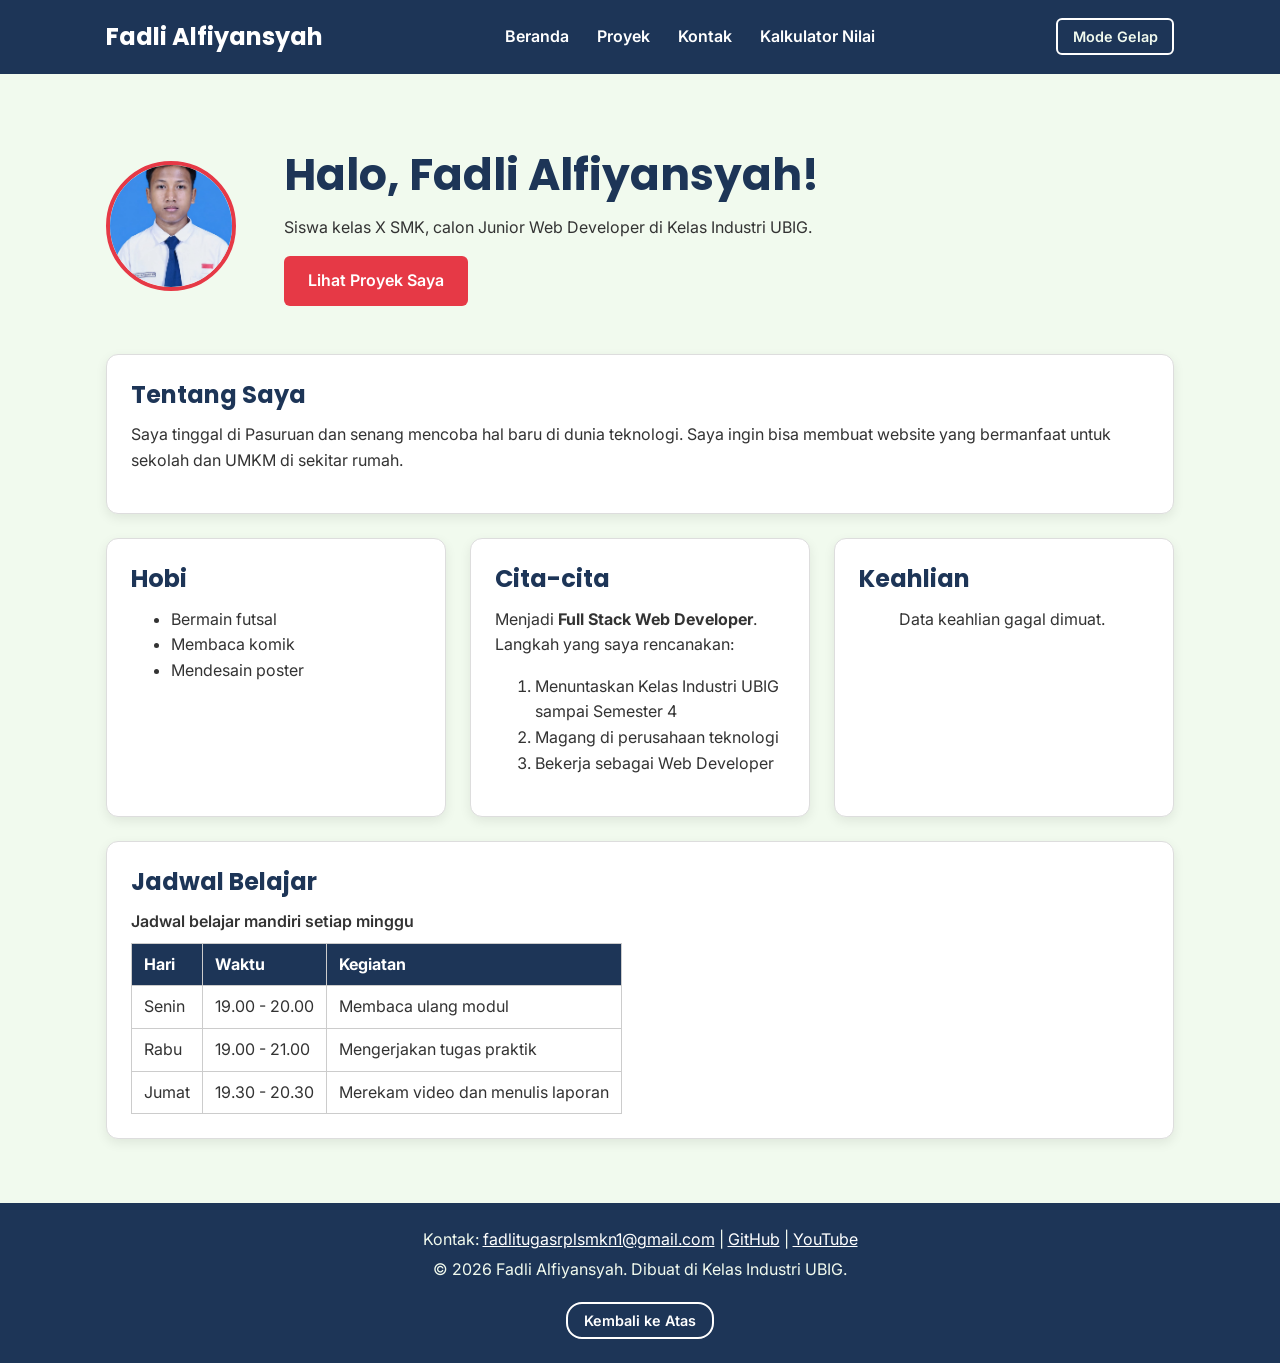
<file: index.html>
<!DOCTYPE html>
<html lang="id">
<head>
  <meta charset="UTF-8">
  <meta name="viewport" content="width=device-width, initial-scale=1.0">
  <title>Fadli Alfiyansyah | Beranda</title>
  <meta name="description" content="Portofolio Fadli Alfiyansyah, siswa SMK jurusan Rekayasa Perangkat Lunak yang sedang belajar HTML, CSS, JavaScript, dan pengembangan web.">
  <link rel="icon" href="img/Fadli.jpeg">
  <link rel="preconnect" href="https://fonts.googleapis.com">
  <link rel="preconnect" href="https://fonts.gstatic.com" crossorigin>
  <link href="https://fonts.googleapis.com/css2?family=Inter:wght@400;600&family=Poppins:wght@600;700&display=swap" rel="stylesheet">
  <link rel="stylesheet" href="css/style.css">
<script src="js/main.js" defer></script>
</head>
<body>
  <header>
    <div class="container navbar">
      <h1>Fadli Alfiyansyah</h1>
      <nav class="menu-laptop">
        <ul>
          <li><a href="index.html">Beranda</a></li>
          <li><a href="proyek.html">Proyek</a></li>
          <li><a href="kontak.html">Kontak</a></li>
          <li><a href="kalkulator.html">Kalkulator Nilai</a></li>
        </ul>
      </nav>
      <!-- Tantangan: menu ponsel yang bisa dibuka-tutup -->
      <details class="menu-ponsel">
        <summary>Menu</summary>
        <nav>
          <ul>
            <li><a href="index.html">Beranda</a></li>
            <li><a href="proyek.html">Proyek</a></li>
            <li><a href="kontak.html">Kontak</a></li>
            <li><a href="kalkulator.html">Kalkulator Nilai</a></li>
          </ul>
        </nav>
      </details>
      <button type="button" id="tombol-tema" class="tombol-tema">
          Mode gelap
        </button>
    </div>
  </header>

  <main>
    <div class="container">
      <section class="hero">
        <img src="img/Fadli.jpeg" alt="Foto profil Fadli Alfiyansyah" width="180" height="180">
        <div>
          <h2>Halo, Fadli Alfiyansyah!</h2>
          <p>Siswa kelas X SMK, calon Junior Web Developer di Kelas Industri UBIG.</p>
          <a href="proyek.html" class="tombol">Lihat Proyek Saya</a>
        </div>
      </section>

      <section class="kartu">
        <h2>Tentang Saya</h2>
        <p>Saya tinggal di Pasuruan dan senang mencoba hal baru di dunia teknologi. Saya ingin bisa membuat website yang bermanfaat untuk sekolah dan UMKM di sekitar rumah.</p>
      </section>

      <div class="daftar-kartu">
        <section class="kartu">
          <h2>Hobi</h2>
          <ul>
            <li>Bermain futsal</li>
            <li>Membaca komik</li>
            <li>Mendesain poster</li>
          </ul>
        </section>

        <section class="kartu">
          <h2>Cita-cita</h2>
          <p>Menjadi <strong>Full Stack Web Developer</strong>. Langkah yang saya rencanakan:</p>
          <ol>
            <li>Menuntaskan Kelas Industri UBIG sampai Semester 4</li>
            <li>Magang di perusahaan teknologi</li>
            <li>Bekerja sebagai Web Developer</li>
          </ol>
        </section>

        <section class="kartu">
          <h2>Keahlian</h2>
          <ul id="daftar-skill"></ul>
          <p id="jumlah-skill" aria-live="polite"></p>
        </section>
      </div>

      <section class="kartu">
        <h2>Jadwal Belajar</h2>
        <table>
          <caption>Jadwal belajar mandiri setiap minggu</caption>
          <thead>
            <tr>
              <th>Hari</th>
              <th>Waktu</th>
              <th>Kegiatan</th>
            </tr>
          </thead>
          <tbody>
            <tr>
              <td>Senin</td>
              <td>19.00 - 20.00</td>
              <td>Membaca ulang modul</td>
            </tr>
            <tr>
              <td>Rabu</td>
              <td>19.00 - 21.00</td>
              <td>Mengerjakan tugas praktik</td>
            </tr>
            <tr>
              <td>Jumat</td>
              <td>19.30 - 20.30</td>
              <td>Merekam video dan menulis laporan</td>
            </tr>
          </tbody>
        </table>
      </section>
    </div>
  </main>

  <footer>
    <p>Kontak: <a href="mailto:fadlitugasrplsmkn1@gmail.com">fadlitugasrplsmkn1@gmail.com</a> |
      <a href="https://github.com/" target="_blank">GitHub</a> |
      <a href="https://www.youtube.com/" target="_blank">YouTube</a></p>
    <p>&copy; 2026 Fadli Alfiyansyah. Dibuat di Kelas Industri UBIG.</p>

    <button id="tombol-atas" class="tombol-atas">Kembali ke Atas</button>
  </footer>
</body>
</html>
</file>
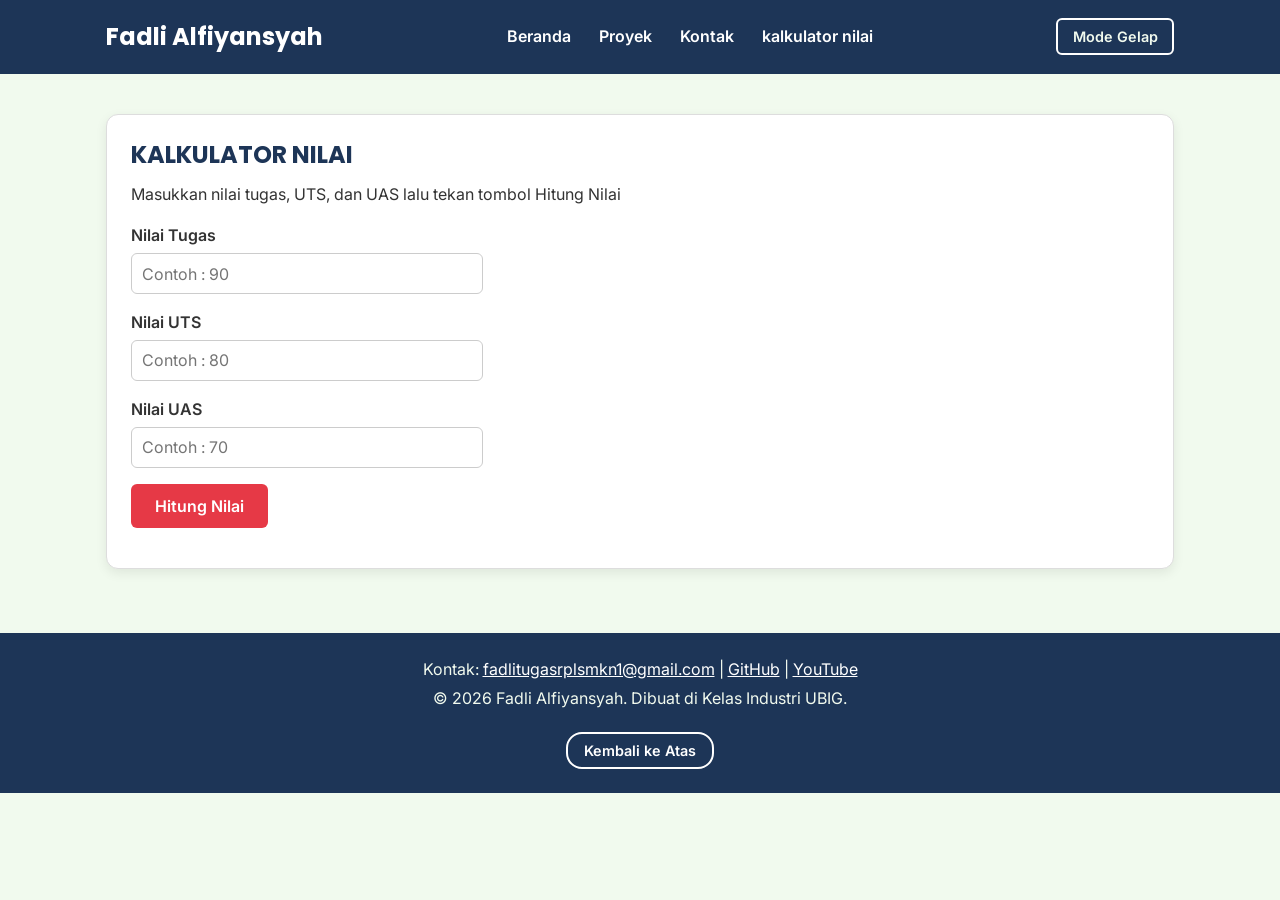
<file: kalkulator.html>
<!DOCTYPE html>
<html lang="id">
<head>
  <meta charset="UTF-8">
  <meta name="viewport" content="width=device-width, initial-scale=1.0">
  <title>Fadli Alfiyansyah | Kalkulator Nilai</title>
  <link rel="icon" href="img/Fadli.jpeg">
  <link rel="preconnect" href="https://fonts.googleapis.com">
  <link rel="preconnect" href="https://fonts.gstatic.com" crossorigin>
  <link href="https://fonts.googleapis.com/css2?family=Inter:wght@400;600&family=Poppins:wght@600;700&display=swap" rel="stylesheet">
  <link rel="stylesheet" href="css/style.css">
  <script src="js/main.js" defer></script>
</head>
<body>
  <header>
    <div class="container navbar">
      <h1>Fadli Alfiyansyah</h1>
      <nav class="menu-laptop">
        <ul>
          <li><a href="index.html">Beranda</a></li>
          <li><a href="proyek.html">Proyek</a></li>
          <li><a href="kontak.html">Kontak</a></li>
          <li><a href="kalkulator.html">kalkulator nilai</a></li>
        </ul>
      </nav>
      
      <details class="menu-ponsel">
        <summary>Menu</summary>
        <nav>
          <ul>
            <li><a href="index.html">Beranda</a></li>
            <li><a href="proyek.html">Proyek</a></li>
            <li><a href="kontak.html">Kontak</a></li>
            <li><a href="kalkulator.html">kalkulator nilai</a></li>
          </ul>
        </nav>
      </details>
      <button type="button" id="tombol-tema" class="tombol-tema">
          Mode gelap
        </button>
    </div>
  </header>

  <main>
    <div class="container">
      <section class="kartu">
        <h2>KALKULATOR NILAI</h2>
        <p>Masukkan nilai tugas, UTS, dan UAS lalu tekan tombol Hitung Nilai</p>

        <form id="form">
          <p>
            <label for="nama">Nilai Tugas</label><br>
            <input type="number" id="tugas" name="tugas" placeholder="Contoh : 90" min="0" max="100" required>
          </p>
          <p>
            <label for="email">Nilai UTS</label><br>
            <input type="number" id="uts" name="uts" placeholder="Contoh : 80" min="0" max="100" required>
          </p>
          <p>
            <label for="hp">Nilai UAS</label><br>
            <input type="number" id="uas" name="uas" placeholder="Contoh : 70" min="0" max="100" required>
          </p>
          
          <button type="submit" id="hitung">Hitung Nilai</button>
           <p id="hasil" aria-live="polite"></p>

            <p id="hasil"></p>

        </form>
      </section>
    </div>
  </main>
  <footer>
    <p>Kontak: <a href="mailto:Fadlitugasrplsmkn1@gmail.com">fadlitugasrplsmkn1@gmail.com</a> |
      <a href="https://github.com/" target="_blank">GitHub</a> |
      <a href="https://www.youtube.com/" target="_blank">YouTube</a></p>
    <p>&copy; 2026 Fadli Alfiyansyah. Dibuat di Kelas Industri UBIG.</p>

    <button id="tombol-atas" class="tombol-atas">Kembali ke Atas</button>
  </footer>

  <script src="js/kalkulator.js"></script>
</body>
</html>
</file>
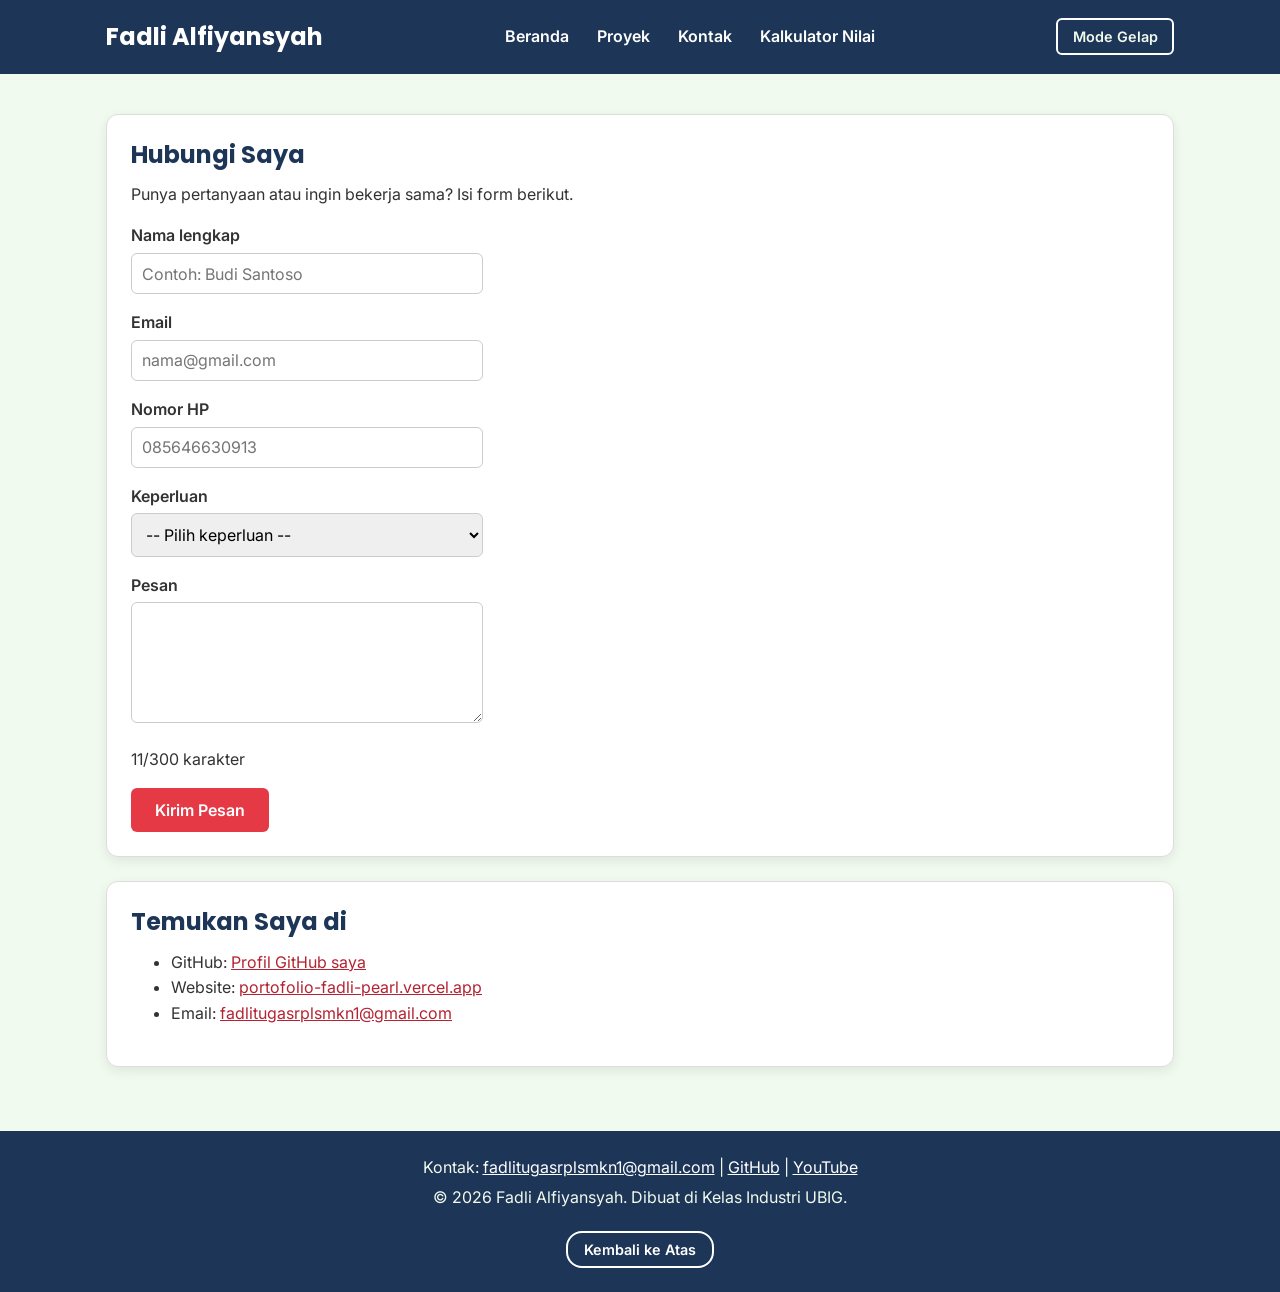
<file: kontak.html>
<!DOCTYPE html>
<html lang="id">
<head>
  <meta charset="UTF-8">
  <meta name="viewport" content="width=device-width, initial-scale=1.0">
  <title>Fadli Alfiyansyah | Kontak</title>
  <meta name="description" content="Hubungi Fadli Alfiyansyah melalui halaman kontak untuk bertanya, berdiskusi, atau membicarakan kerja sama proyek website.">
  <link rel="icon" href="img/Fadli.jpeg">
  <link rel="preconnect" href="https://fonts.googleapis.com">
  <link rel="preconnect" href="https://fonts.gstatic.com" crossorigin>
  <link href="https://fonts.googleapis.com/css2?family=Inter:wght@400;600&family=Poppins:wght@600;700&display=swap" rel="stylesheet">
  <link rel="stylesheet" href="css/style.css">
  <script src="js/main.js" defer></script>
</head>
<body>
  <header>
    <div class="container navbar">
      <h1>Fadli Alfiyansyah</h1>
      <nav class="menu-laptop">
        <ul>
          <li><a href="index.html">Beranda</a></li>
          <li><a href="proyek.html">Proyek</a></li>
          <li><a href="kontak.html">Kontak</a></li>
          <li><a href="kalkulator.html">Kalkulator Nilai</a></li>
        </ul>
      </nav>
      <!-- Tantangan: menu ponsel yang bisa dibuka-tutup -->
      <details class="menu-ponsel">
        <summary>Menu</summary>
        <nav>
          <ul>
            <li><a href="index.html">Beranda</a></li>
            <li><a href="proyek.html">Proyek</a></li>
            <li><a href="kontak.html">Kontak</a></li>
            <li><a href="kalkulator.html">Kalkulator Nilai</a></li>
          </ul>
        </nav>
      </details>
      <button type="button" id="tombol-tema" class="tombol-tema">
          Mode gelap
        </button>
    </div>
  </header>

  <main>
    <div class="container">
      <section class="kartu">
        <h2>Hubungi Saya</h2>
        <p>Punya pertanyaan atau ingin bekerja sama? Isi form berikut.</p>

        <form>
          <p>
            <label for="nama">Nama lengkap</label><br>
            <input type="text" id="nama" name="nama" placeholder="Contoh: Budi Santoso" required>
          </p>
          <p>
            <label for="email">Email</label><br>
            <input type="email" id="email" name="email" placeholder="nama@gmail.com" required>
          </p>
          <p>
            <label for="hp">Nomor HP</label><br>
            <input type="tel" id="hp" name="hp" placeholder="085646630913" required>
          </p>
          <p>
            <label for="keperluan">Keperluan</label><br>
            <select id="keperluan" name="keperluan" required>
              <option value="">-- Pilih keperluan --</option>
              <option value="bertanya">Bertanya</option>
              <option value="kerja-sama">Kerja sama proyek</option>
              <option value="lainnya">Lainnya</option>
            </select>
          </p>
          <p>
            <label for="pesan">Pesan</label><br>
            <textarea
              id="pesan"
              name="pesan"
              rows="5"
              cols="40"
              maxlength="300"
              placeholder="Tulis pesanmu di sini"
              required>
           </textarea>

<p id="hitung-karakter">0/300 karakter</p>
          </p>
          <button type="submit">Kirim Pesan</button>
        </form>
      </section>
    <section class="kartu">
<h2>Temukan Saya di</h2>
<ul>
<li>GitHub: <a href="https://github.com/FadliAlfiyansyah/portofolio-fadli"
target="_blank">Profil GitHub saya</a></li>

<li>Website: <a href="https://portofolio-fadli-pearl.vercel.app/">portofolio-fadli-pearl.vercel.app</a></li>

<li>Email: <a
href="https://mail.google.com/mail/?view=cm&fs=1&to=fadlitugasrplsmkn1@gmail.com" target="_blank">fadlitugasrplsmkn1@gmail.com</a></li>
</ul>
</section>
    </div>
  </main>

  <footer>
    <p>Kontak: <a href="mailto:Fadlitugasrplsmkn1@gmail.com">fadlitugasrplsmkn1@gmail.com</a> |
      <a href="https://github.com/" target="_blank">GitHub</a> |
      <a href="https://www.youtube.com/" target="_blank">YouTube</a></p>
    <p>&copy; 2026 Fadli Alfiyansyah. Dibuat di Kelas Industri UBIG.</p>

    <button id="tombol-atas" class="tombol-atas">Kembali ke Atas</button>
  </footer>
</body>
</html>
</file>
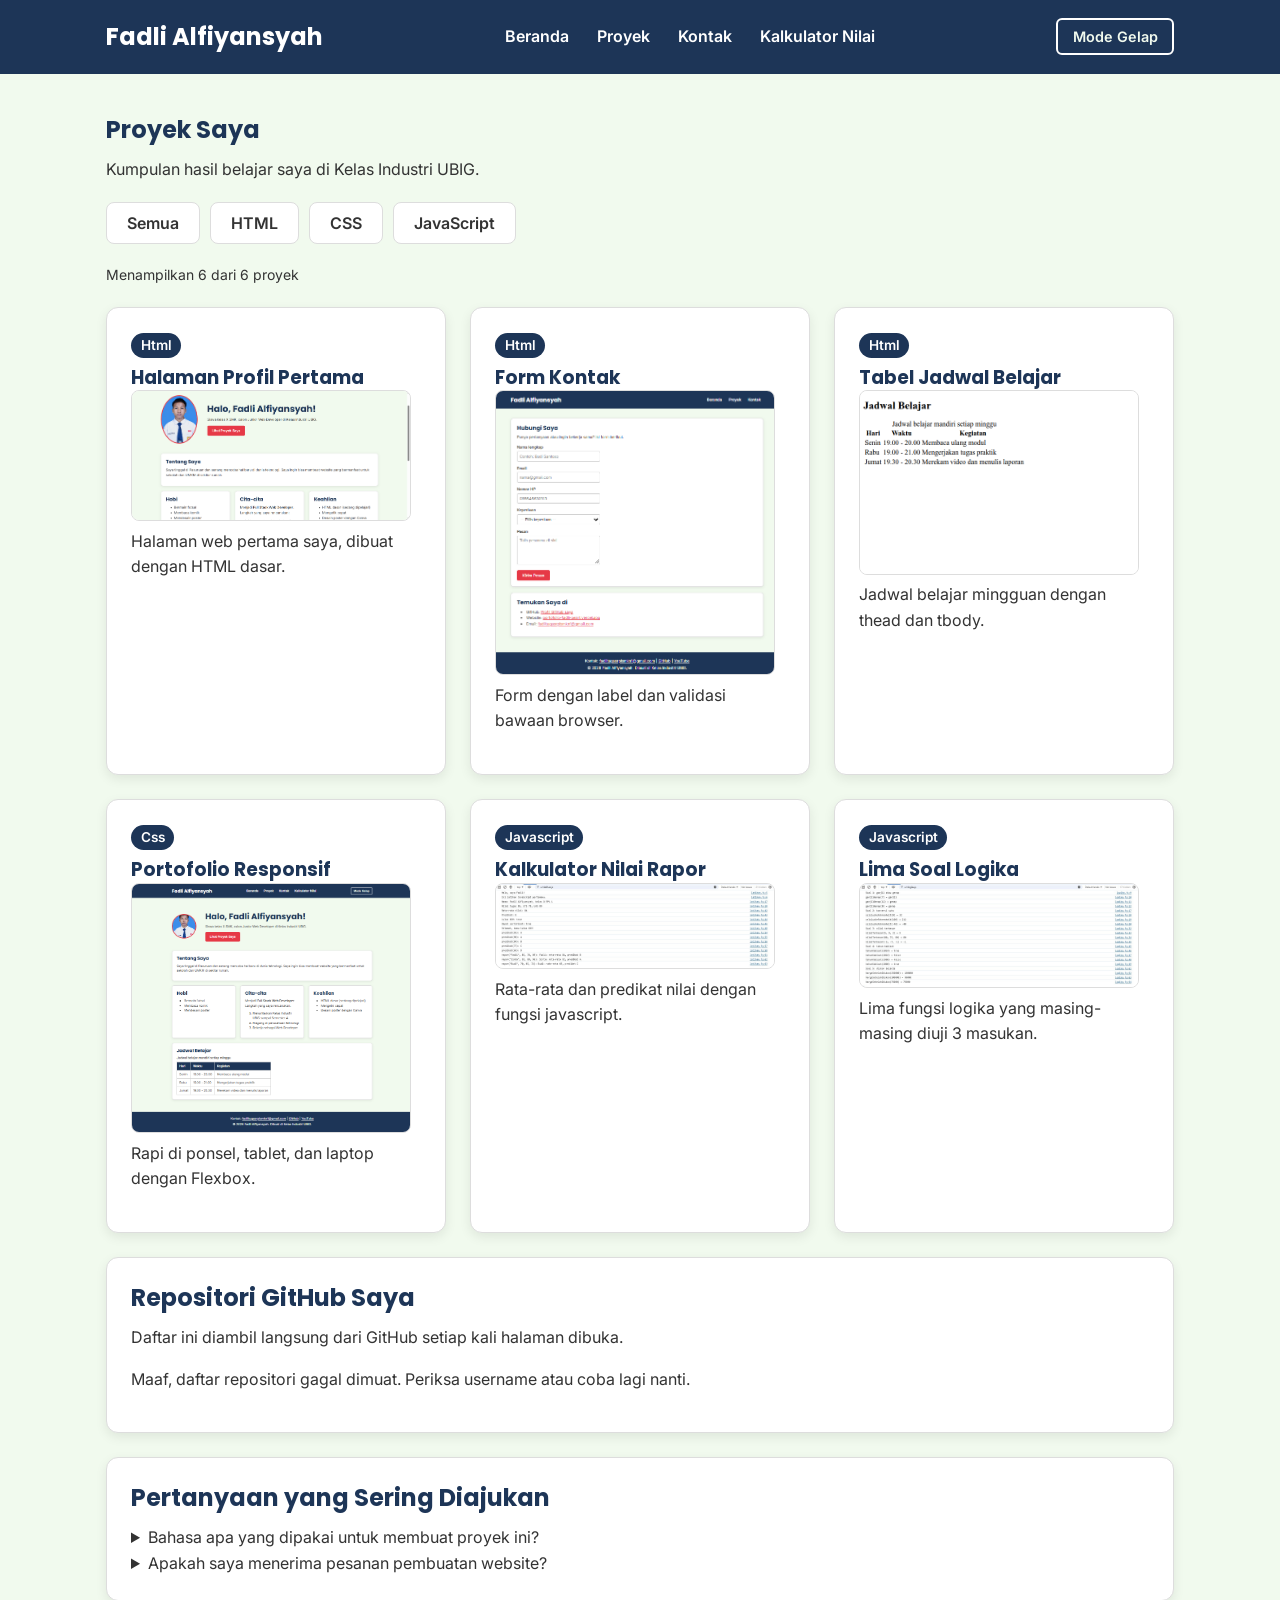
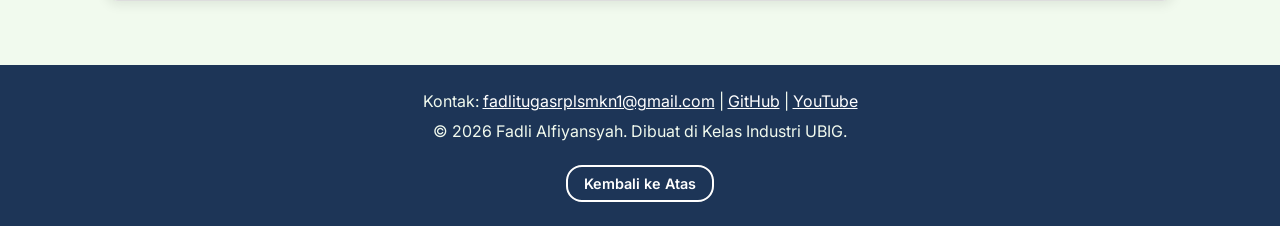
<file: proyek.html>
<!DOCTYPE html>
<html lang="id">
<head>
  <meta charset="UTF-8">
  <meta name="viewport" content="width=device-width, initial-scale=1.0">
  <title>Fadli Alfiyansyah | Proyek</title>
  <meta name="description" content="Lihat kumpulan proyek website Fadli Alfiyansyah yang dibuat menggunakan HTML, CSS, dan JavaScript selama belajar di Kelas Industri UBIG.">
  <link rel="icon" href="img/Fadli.jpeg">
  <link rel="preconnect" href="https://fonts.googleapis.com">
  <link rel="preconnect" href="https://fonts.gstatic.com" crossorigin>
  <link href="https://fonts.googleapis.com/css2?family=Inter:wght@400;600&family=Poppins:wght@600;700&display=swap" rel="stylesheet">
  <link rel="stylesheet" href="css/style.css">
  <script src="js/main.js" defer></script>
</head>

<body>
  <header>
    <div class="container navbar">
      <h1>Fadli Alfiyansyah</h1>

      <nav class="menu-laptop">
        <ul>
          <li><a href="index.html">Beranda</a></li>
          <li><a href="proyek.html">Proyek</a></li>
          <li><a href="kontak.html">Kontak</a></li>
          <li><a href="kalkulator.html">Kalkulator Nilai</a></li>
        </ul>
      </nav>

      <details class="menu-ponsel">
        <summary>Menu</summary>
        <nav>
          <ul>
            <li><a href="index.html">Beranda</a></li>
            <li><a href="proyek.html">Proyek</a></li>
            <li><a href="kontak.html">Kontak</a></li>
            <li><a href="kalkulator.html">Kalkulator Nilai</a></li>
          </ul>
        </nav>
      </details>

      <button type="button" id="tombol-tema" class="tombol-tema">
        Mode gelap
      </button>
    </div>
  </header>

  <main>
    <div class="container">

      <section>
        <h2>Proyek Saya</h2>
        <p>Kumpulan hasil belajar saya di Kelas Industri UBIG.</p>

        <div class="filter-proyek">
          <button type="button" id="filter-semua">Semua</button>
          <button type="button" id="filter-html">HTML</button>
          <button type="button" id="filter-css">CSS</button>
          <button type="button" id="filter-javascript">JavaScript</button>
        </div>

        <p id="jumlah-proyek"></p>

        <!-- Daftar proyek dibuat oleh JavaScript -->
        <div id="daftar-proyek" class="daftar-kartu"></div>
      </section>

            <!-- Repositori GitHub -->
      <section class="kartu">
        <h2>Repositori GitHub Saya</h2>
        <p>Daftar ini diambil langsung dari GitHub setiap kali halaman dibuka.</p>
        <p id="status-repo"></p>
        <ul id="daftar-repo"></ul>
      </section>

      <!-- FAQ -->
      <section class="kartu">
        <h2>Pertanyaan yang Sering Diajukan</h2>

        <details>
          <summary>Bahasa apa yang dipakai untuk membuat proyek ini?</summary>
          <p>Semua proyek di halaman ini dibuat dengan HTML. Tampilannya akan saya rapikan dengan CSS mulai Minggu 03.</p>
        </details>

        <details>
          <summary>Apakah saya menerima pesanan pembuatan website?</summary>
          <p>Belum, saya masih belajar. Namun kamu tetap boleh menghubungi saya melalui halaman Kontak.</p>
        </details>
      </section>

    </div>
  </main>

  <footer>
    <p>
      Kontak:
      <a href="mailto:fadlitugasrplsmkn1@gmail.com">fadlitugasrplsmkn1@gmail.com</a> |
      <a href="https://github.com/" target="_blank">GitHub</a> |
      <a href="https://www.youtube.com/" target="_blank">YouTube</a>
    </p>

    <p>&copy; 2026 Fadli Alfiyansyah. Dibuat di Kelas Industri UBIG.</p>

    <button id="tombol-atas" class="tombol-atas">Kembali ke Atas</button>
  </footer>
</body>
</html>
</file>
<file: css/style.css>
/* Gaya portofolio FadliAlfiyansyah
   Palet: #1D3557 (utama), #E63946 (aksen), #F1FAEE (latar)
   Huruf: Poppins (judul), Inter (isi)
   Tata letak: mobile first, titik ubah 768px (tablet) dan 1024px (laptop) */

/* 1. Reset */
* {
  box-sizing: border-box;
  margin: 0;
}

img {
  max-width: 100%;
  height: auto;
}


/* 2. Dasar halaman: warna dan huruf */

:root {
  --warna-utama: #1D3557;
  --warna-judul: #1D3557;
  --warna-tautan: #B42332;
  --warna-latar: #F1FAEE;
  --warna-teks: #333333;
  --warna-kartu: #FFFFFF;
  --warna-garis: #DDDDDD;
}

body {
  font-family: "Inter", Arial, sans-serif;
  font-size: 1rem;
  line-height: 1.6;
  color: var(--warna-teks);
  background-color: var(--warna-latar);
  transition: background-color 0.3s, color 0.3s;
}

h1, h2, h3 {
  font-family: "Poppins", Arial, sans-serif;
  color: var(--warna-judul);
  line-height: 1.3;
}

h2 {
  margin-bottom: 0.75rem;
}

p, ul, ol {
  margin-bottom: 1rem;
}

a {
  color: var(--warna-tautan);
}


/* 3. Wadah, header, dan menu */
.container {
  max-width: 1100px;
  margin: 0 auto;
  padding: 0 1rem;
}

header {
  background-color: #1D3557;
  color: #FFFFFF;
  padding: 1rem 0;
}

header h1 {
  color: #FFFFFF;
  font-size: 1.5rem;
}

.navbar {
  display: flex;
  flex-wrap: wrap;
  justify-content: space-between;
  align-items: center;
  gap: 0.5rem;
}

nav ul {
  display: flex;
  gap: 0.25rem;
  padding: 0;
  margin: 0;
  list-style: none;
}

nav a {
  display: inline-block;
  padding: 0.5rem 0.75rem;
  border-radius: 6px;
  color: #FFFFFF;
  font-weight: 600;
  text-decoration: none;
}

/* Tantangan: menu ponsel buka-tutup dengan details */
.menu-laptop {
  display: none;
}

.menu-ponsel summary {
  padding: 0.5rem 0.75rem;
  border: 1px solid #FFFFFF;
  border-radius: 6px;
  font-weight: 600;
  cursor: pointer;
}

.menu-ponsel ul {
  flex-direction: column;
  margin-top: 0.5rem;
}

/* 4. Isi utama, hero, dan kartu */
main {
  padding: 1.5rem 0;
}

.hero {
  display: flex;
  flex-direction: column;
  align-items: center;
  gap: 1.5rem;
  padding: 1rem 0 2rem;
  text-align: center;
}

.hero img {
  width: 130px;
  height: 130px;
  object-fit: cover;
  border: 4px solid #E63946;
  border-radius: 50%;
}

.hero h2 {
  font-size: 2rem;
}

.tombol {
  display: inline-block;
  padding: 0.75rem 1.5rem;
  border-radius: 6px;
  background-color: #E63946;
  color: #FFFFFF;
  font-weight: 600;
  text-decoration: none;
}

.kartu {
  background-color: var(--warna-kartu);
  color: var(--warna-teks);
  padding: 1rem;
  margin-bottom: 1.5rem;
  border: 1px solid var(--warna-garis);
  border-radius: 12px;
  box-shadow: 0 4px 12px rgba(0, 0, 0, 0.08);
}

.daftar-kartu {
  display: flex;
  flex-wrap: wrap;
  gap: 1.5rem;
  margin-bottom: 1.5rem;
}

.daftar-kartu .kartu {
  flex: 1 1 280px;
  margin-bottom: 0;
}

#daftar-proyek {
  min-height: 30rem;
}

article img {
  border-radius: 8px;
  border: 1px solid #DDDDDD;
}

/* 5. Tabel */
table {
  border-collapse: collapse;
}

caption {
  font-weight: 600;
  text-align: left;
  margin-bottom: 0.5rem;
}

th, td {
  border: 1px solid #CCCCCC;
  padding: 0.5rem 0.75rem;
  text-align: left;
}

th {
  background-color: #1D3557;
  color: #FFFFFF;
}

/* 6. Form */
label {
  font-weight: 600;
}

input, select, textarea {
  width: 100%;
  max-width: 22rem;
  padding: 0.6rem;
  margin-top: 0.25rem;
  border: 1px solid #CCCCCC;
  border-radius: 6px;
  font-family: inherit;
  font-size: 1rem;
}

button {
  padding: 0.75rem 1.5rem;
  border: none;
  border-radius: 6px;
  background-color: #E63946;
  color: #FFFFFF;
  font-family: inherit;
  font-size: 1rem;
  font-weight: 600;
  cursor: pointer;
}

/* 7. Footer */
footer {
  background-color: #1D3557;
  color: #F1FAEE;
  text-align: center;
  padding: 1.5rem;
}

footer p {
  margin-bottom: 0.25rem;
}

footer a {
  color: #FFFFFF;
}

/* 8. Tablet: lebar layar 768px ke atas */
@media (min-width: 768px) {
  .menu-laptop {
    display: block;
  }

  .menu-ponsel {
    display: none;
  }

  .hero {
    flex-direction: row;
    padding: 2rem 0 3rem;
    text-align: left;
  }

  .kartu {
    padding: 1.5rem;
  }
}

/* 9. Laptop: lebar layar 1024px ke atas */
@media (min-width: 1024px) {
  main {
    padding: 2.5rem 0;
  }

  .hero {
    gap: 3rem;
  }

  .hero h2 {
    font-size: 2.75rem;
  }
}

/* 10. Tombol tema, filter dan kategori */
.tombol-tema {
  padding: 0.5rem 0.9rem;
  border: 2px solid #FFFFFF;
  color: #F1FAEE;
  background-color: transparent;
  font-size: 0.9rem;
}
/* 11. Tema gelap */

body.gelap {
  --warna-utama: #0B1526;
  --warna-judul: #A8DADC;
  --warna-tautan: #FF8A8A;
  --warna-latar: #121A24;
  --warna-teks: #E3E8EE;
  --warna-kartu: #1C2836;
  --warna-garis: #526477;
}
/* keterangan karakter kontak */
.keterangan {
  font-size: 0.875rem;
}
/* Gaya tombol filter dan label kategori di bagian 10 */
.filter {
  display: flex;
  flex-wrap: wrap;
  gap: 0.5rem;
  margin-bottom: 1rem;
}
.label {
  display: inline-block;
  padding: 0.1rem 0.6rem;
  margin-bottom: 0.5rem;
  border-radius: 999px;
  background-color: #1D3557;
  color: #FFFFFF;
  font-size: 0.85rem;
  font-weight: 600;
}

/* Filter proyek */
.filter-proyek {
  display: flex;
  flex-wrap: wrap;
  gap: 10px;
  margin: 20px 0;
}

.filter-proyek button {
  padding: 10px 20px;
  border: 1px solid #DDDDDD;
  border-radius: 8px;
  background-color: #FFFFFF;
  color: #333333;
  font-family: inherit;
  font-weight: 600;
  cursor: pointer;
  transition: 0.3s ease;
}

.filter-proyek button.aktif {
  background-color: #E63946;
  color: #FFFFFF;
  border-color: #E63946;
}

.filter-proyek button:hover {
  border-color: #E63946;
  transform: translateY(-2px);
}

.filter-proyek button:focus-visible {
  outline: 3px solid #E63946;
  outline-offset: 3px;
}

#jumlah-proyek {
  margin-bottom: 20px;
  font-size: 14px;
  color: var(--warna-teks);
}
/* 12. tombol atas */
.tombol-atas {
  background-color: transparent;
  border: 2px solid #FFFFFF;
  color: #FFFFFF;
  margin-top: 16px;
  padding: 8px 16px;
  border-radius: 16px;
  cursor: pointer;
  font-size: 0.9rem;
}
.tombol-atas:hover {
  background-color: rgba(255, 255, 255, 0.15);
}
</file>
